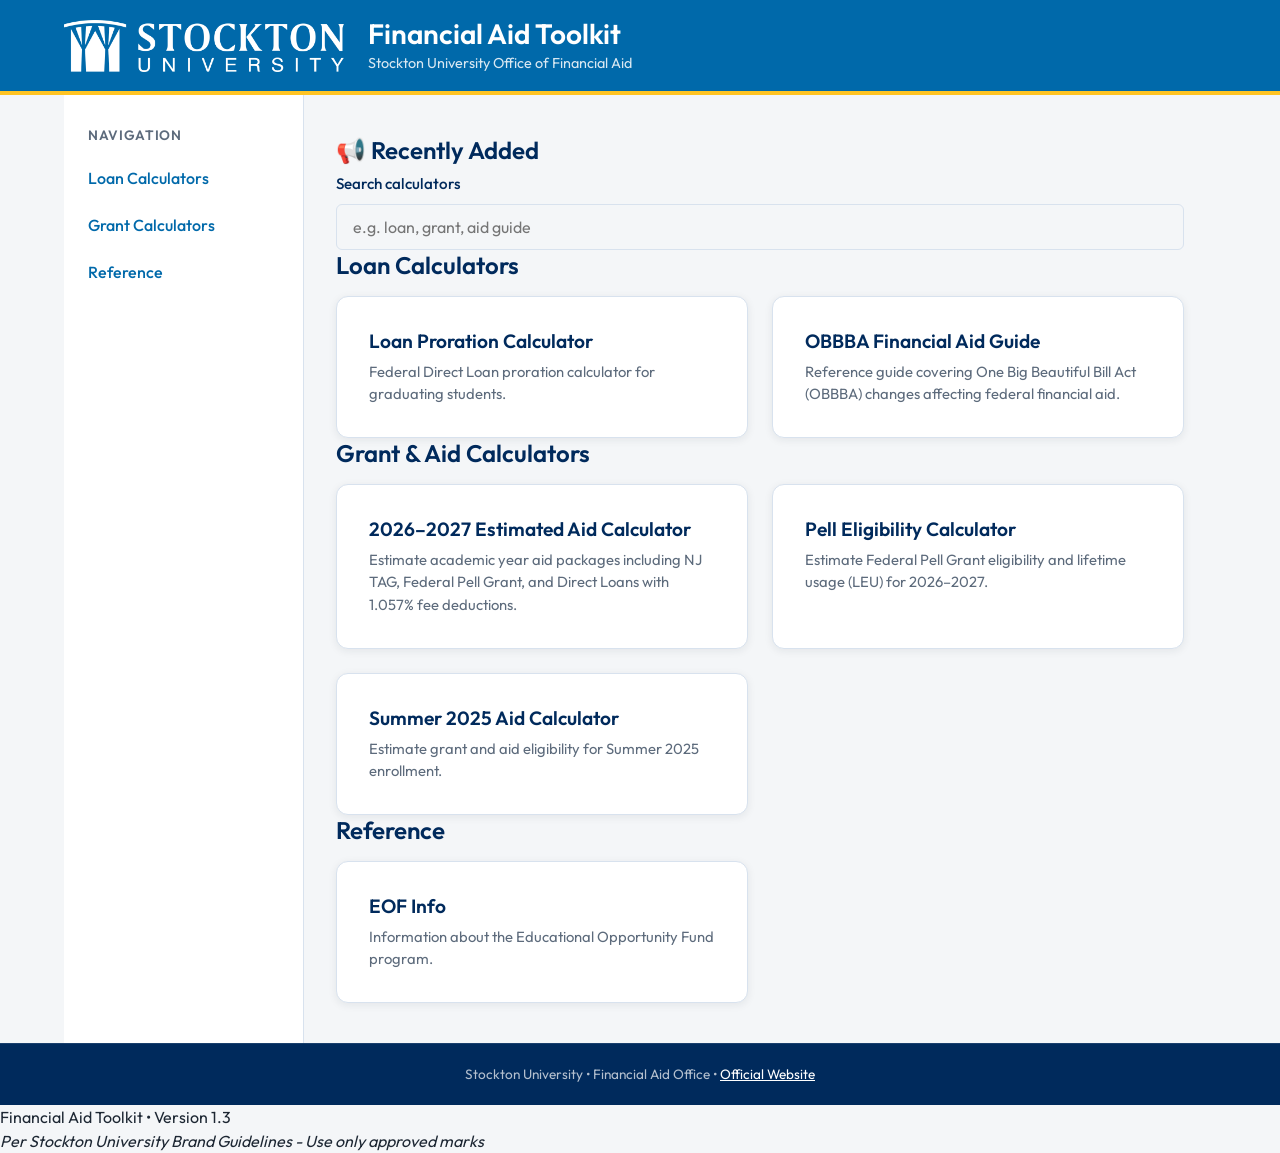
<file: index.html>
<!DOCTYPE html>
<html lang="en">
<head>
<meta charset="UTF-8">
<meta name="viewport" content="width=device-width, initial-scale=1.0">

<title>Financial Aid Toolkit | Stockton University</title>

  <link rel="stylesheet" href="css/stockton-theme.css">

</head>

<body>

<a href="#main-content" class="skip-link">Skip to main content</a>

<header>
<div class="container header-inner">
  <div class="header-brand">
    <div class="stockton-logo">
      <img src="images/stockton-logo.png" alt="Stockton University">
    </div>
    <div class="header-title">
      <h1>Financial Aid Toolkit</h1>
      <p>Stockton University Office of Financial Aid</p>
    </div>
  </div>
</div>
</header>

<div class="container main-layout">

<aside>

<nav aria-label="Toolkit sections">

<h3>Navigation</h3>

<ul>

<li><a href="#loan">Loan Calculators</a></li>

<li><a href="#grant">Grant Calculators</a></li>

<li><a href="#reference">Reference</a></li>

</ul>

</nav>

</aside>

<main id="main-content">

<div id="announcement-banner" class="announcement" role="region" aria-labelledby="announcement-heading">
<h2 id="announcement-heading">📢 Recently Added</h2>
<ul id="announcement-list"></ul>
</div>

<label class="search-label" for="search">Search calculators</label>
<input
class="search"
type="text"
id="search"
placeholder="e.g. loan, grant, aid guide"
autocomplete="off"
>

<section class="category" id="loan" aria-labelledby="loan-heading">

<h2 id="loan-heading">Loan Calculators</h2>

<div class="grid">

<a class="card tool" data-published="2026-05-15" href="calculators/loan-proration.html">

<h3>Loan Proration Calculator</h3>

<p>Federal Direct Loan proration calculator for graduating students.</p>

</a>

<a class="card tool" data-published="2026-07-06" href="calculators/obbba-financial-aid-guide.html">

<h3>OBBBA Financial Aid Guide</h3>

<p>Reference guide covering One Big Beautiful Bill Act (OBBBA) changes affecting federal financial aid.</p>

</a>

</div>

</section>

<section class="category" id="grant" aria-labelledby="grant-heading">

<h2 id="grant-heading">Grant & Aid Calculators</h2>

<div class="grid">

<a class="card tool" data-published="2026-08-24" href="calculators/estimated-aid-2026-2027.html">

<h3>2026–2027 Estimated Aid Calculator</h3>

<p>Estimate academic year aid packages including NJ TAG, Federal Pell Grant, and Direct Loans with 1.057% fee deductions.</p>

</a>

<a class="card tool" data-published="2026-07-22" href="calculators/Pell_Eligibility_Calculator.html">

<h3>Pell Eligibility Calculator</h3>

<p>Estimate Federal Pell Grant eligibility and lifetime usage (LEU) for 2026–2027.</p>

</a>

<a class="card tool" data-published="2026-07-05" href="calculators/summer-2025-aid.html">

<h3>Summer 2025 Aid Calculator</h3>

<p>Estimate grant and aid eligibility for Summer 2025 enrollment.</p>

</a>

</div>

</section>

<section class="category" id="reference" aria-labelledby="reference-heading">

<h2 id="reference-heading">Reference</h2>

<div class="grid">

<a class="card tool" data-published="2026-06-01" href="reference/eof.html">

<h3>EOF Info</h3>

<p>Information about the Educational Opportunity Fund program.</p>

</a>

</div>

</section>

<p id="no-results" class="no-results" hidden>No calculators match your search.</p>

</main>

</div>

<div class="brand-bar">
Stockton University • Financial Aid Office • <a href="https://stockton.edu/financial-aid/">Official Website</a>
</div>

<footer>

Financial Aid Toolkit • Version 1.3<br>
<em>Per Stockton University Brand Guidelines - Use only approved marks</em>

</footer>

<script>

const search=document.getElementById("search");
const noResults=document.getElementById("no-results");

function filterCards() {
  const value = search.value.toLowerCase().trim();
  let totalVisible = 0;

  document.querySelectorAll("section.category").forEach(category => {
    let categoryVisible = 0;
    const cards = category.querySelectorAll(".card.tool");

    cards.forEach(card => {
      const text = card.innerText.toLowerCase();
      const match = text.includes(value);
      card.style.display = match ? "flex" : "none";
      if (match) categoryVisible++;
    });

    category.style.display = categoryVisible > 0 ? "block" : "none";
    totalVisible += categoryVisible;
  });

  noResults.hidden = totalVisible !== 0;
}

search.addEventListener("input", filterCards);

(function(){
  const DAYS_THRESHOLD = 7; // Consider pages "new" if published within 7 days
  const banner = document.getElementById("announcement-banner");
  const list = document.getElementById("announcement-list");
  const cards = document.querySelectorAll(".card.tool");
  
  const today = new Date();
  // Reset time part to compare pure calendar dates
  today.setHours(0, 0, 0, 0);
  
  let newCount = 0;

  cards.forEach(card => {
    const publishedStr = card.getAttribute("data-published");
    if (!publishedStr) return;
    
    // Parse using local time to avoid UTC timezone shifts
    const publishDate = new Date(publishedStr + "T00:00:00");
    
    // Difference in milliseconds converted to days
    const diffTime = today - publishDate;
    const diffDays = Math.floor(diffTime / (1000 * 60 * 60 * 24));
    
    // If the page is published in the past and is within the threshold, mark it as new
    if (diffDays >= 0 && diffDays <= DAYS_THRESHOLD) {
      card.setAttribute("data-new", "true");
      
      // Dynamically add the "New" badge if it doesn't already exist
      let badge = card.querySelector(".new-badge");
      if (!badge) {
        badge = document.createElement("span");
        badge.className = "new-badge";
        badge.textContent = "New";
        card.insertBefore(badge, card.firstChild);
      }
      
      // Add to announcement banner
      const title = card.querySelector("h3")?.textContent.trim() || "New item";
      const li = document.createElement("li");
      const link = document.createElement("a");
      link.href = card.getAttribute("href");
      link.textContent = title;
      li.appendChild(link);
      list.appendChild(li);
      
      newCount++;
    } else {
      card.removeAttribute("data-new");
      const badge = card.querySelector(".new-badge");
      if (badge) badge.remove();
    }
  });

  if (newCount > 0) {
    banner.classList.add("show");
  } else {
    banner.classList.remove("show");
  }
})();

</script>

</body>
</html>
</file>
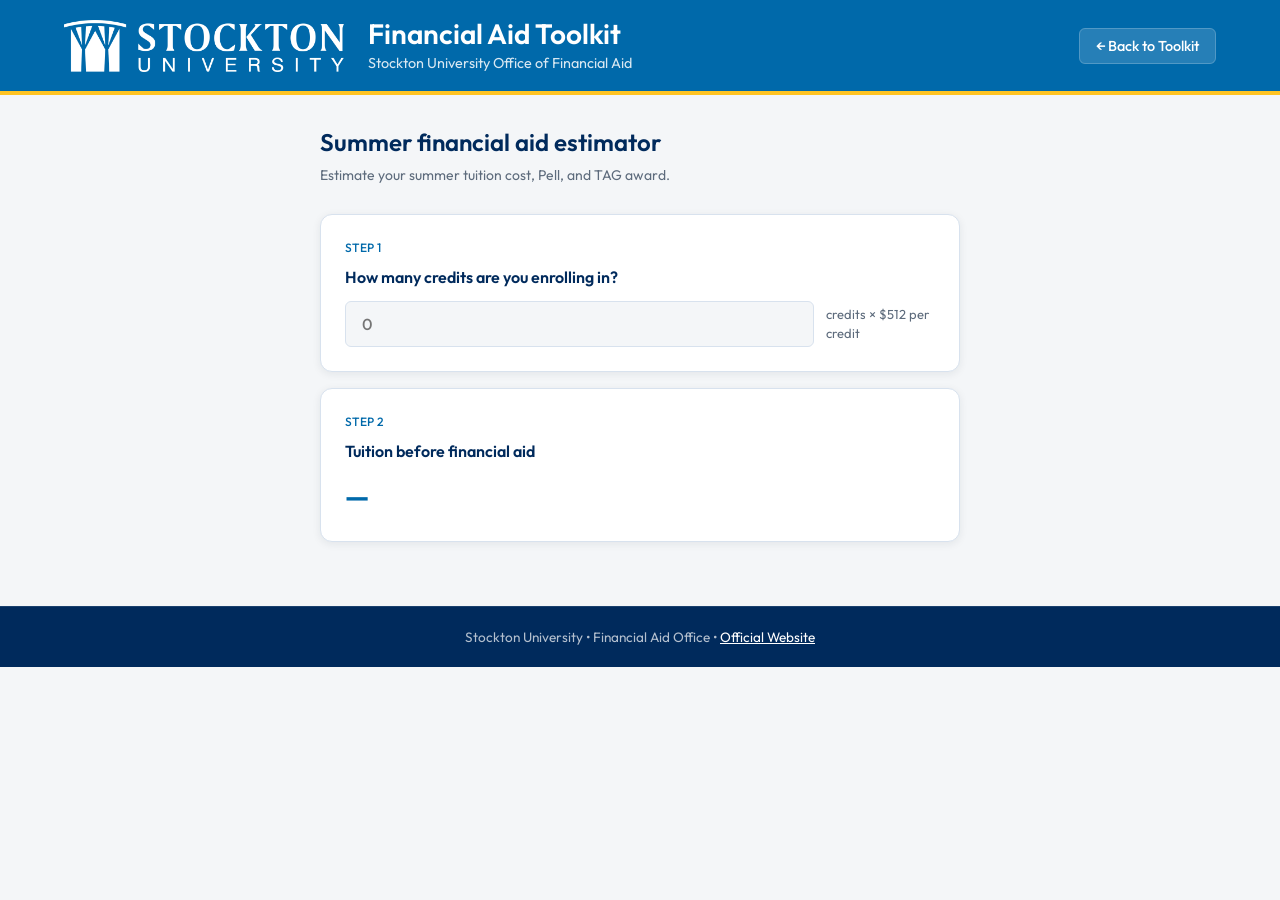
<file: calculators/summer-2025-aid.html>
<!DOCTYPE html>
<html lang="en">
<head>
<meta charset="UTF-8">
<meta name="viewport" content="width=device-width, initial-scale=1.0">
<title>Stockton University — Summer Financial Aid Estimator</title>
  <link rel="stylesheet" href="../css/stockton-theme.css">
  <script src="../js/finaid-core.js"></script>
  <style>
    .calc-wrap { width: 100%; max-width: 640px; margin: 2rem auto 4rem; }
    .step { background: #fff; border: 1px solid var(--border-color); border-radius: 12px; padding: 1.5rem; margin-bottom: 16px; box-shadow: var(--shadow-sm); }
    .step-label { font-size: 12px; font-weight: 500; color: var(--stockton-blue); letter-spacing: 0.04em; text-transform: uppercase; margin-bottom: 8px; }
    .step-title { display: block; font-size: 16px; font-weight: 600; color: var(--stockton-blue-dark); margin-bottom: 12px; cursor: pointer; }
    .sub { font-size: 14px; color: var(--text-muted); margin-bottom: 1.75rem; }
    h2 { font-size: 24px; font-weight: 600; color: var(--stockton-blue-dark); margin-top: 1rem; margin-bottom: 0.5rem; }
    
    .field-row { display: flex; align-items: center; gap: 12px; }
    .num-input { 
      width: 140px; 
      font-size: 16px; 
      font-weight: 500; 
      padding: 8px 12px; 
      border: 1px solid var(--border-color); 
      border-radius: 6px; 
      background: var(--bg-color); 
      color: var(--text-primary);
    }
    .num-input:focus { outline: none; border-color: var(--stockton-blue); box-shadow: 0 0 0 3px rgba(0, 105, 170, 0.15); }
    .num-input::-webkit-inner-spin-button, .num-input::-webkit-outer-spin-button { -webkit-appearance: none; margin: 0; }
    .num-input { -moz-appearance: textfield; }
    
    .field-note { font-size: 13px; color: var(--text-muted); }
    
    .load-badge { 
      display: inline-block; 
      font-size: 12px; 
      font-weight: 600; 
      padding: 4px 10px; 
      border-radius: 20px; 
      margin-top: 8px;
    }
    .load-ft   { background: var(--color-success-bg); color: var(--color-success); border: 1px solid rgba(18,122,58,0.15); }
    .load-tqt  { background: var(--stockton-blue-light); color: var(--stockton-blue-dark); border: 1px solid var(--border-color); }
    .load-ht   { background: var(--color-warning-bg); color: var(--color-warning); border: 1px solid rgba(138,90,0,0.15); }
    .load-none { background: var(--color-error-bg); color: var(--color-error); border: 1px solid rgba(183,28,28,0.15); }
    
    .cost-display { display: flex; align-items: baseline; gap: 8px; margin-top: 8px; }
    .cost-amount { font-size: 28px; font-weight: 700; color: var(--stockton-blue); }
    .cost-label { font-size: 13px; color: var(--text-muted); }
    
    .helper-text { font-size: 12px; color: var(--text-muted); margin-top: 6px; }
    
    .info-box { 
      margin-top: 12px; 
      padding: 12px; 
      background: var(--bg-color); 
      border-radius: 8px; 
      border: 1px solid var(--border-color);
    }
    .info-row { display: flex; justify-content: space-between; font-size: 13px; color: var(--text-muted); padding: 3px 0; }
    .info-value-green { font-size: 16px; font-weight: 600; color: var(--color-success); }
    .info-value-blue  { font-size: 16px; font-weight: 600; color: var(--stockton-blue); }
    
    .summary-card { background: var(--bg-color); border-radius: var(--radius-card); padding: 1.25rem 1.5rem; margin-top: 4px; border: 1px solid var(--border-color); }
    .summary-row { display: flex; justify-content: space-between; align-items: baseline; padding: 6px 0; font-size: 14px; }
    .summary-label { color: var(--text-muted); }
    .summary-value { font-weight: 600; color: var(--text-primary); }
    .summary-deduct-green { font-weight: 600; color: var(--color-success); }
    .summary-deduct-blue  { font-weight: 600; color: var(--stockton-blue); }
    .summary-total-row { display: flex; justify-content: space-between; align-items: baseline; padding-top: 10px; margin-top: 6px; border-top: 1px solid var(--border-color); }
    .summary-total-label { font-size: 15px; font-weight: 600; color: var(--text-primary); }
    .summary-total-value { font-size: 24px; font-weight: 700; color: var(--stockton-blue-dark); }
  </style>
</head>
<body>
  <a href="#main-content" class="skip-link">Skip to main content</a>
  
  <header>
    <div class="container header-inner">
      <div class="header-brand">
        <div class="stockton-logo">
          <img src="../images/stockton-logo.png" alt="Stockton University">
        </div>
        <div class="header-title">
          <h1>Financial Aid Toolkit</h1>
          <p>Stockton University Office of Financial Aid</p>
        </div>
      </div>
      <div class="header-nav">
        <a href="../index.html">← Back to Toolkit</a>
      </div>
    </div>
  </header>
  
  <main id="main-content" class="container">
    <div class="calc-wrap">
      <h2>Summer financial aid estimator</h2>
      <p class="sub">Estimate your summer tuition cost, Pell, and TAG award.</p>

  <div class="step">
    <div class="step-label">Step 1</div>
    <label class="step-title" for="credits">How many credits are you enrolling in?</label>
    <div class="field-row">
      <input class="num-input" type="number" inputmode="numeric" id="credits" min="1" max="18" placeholder="0" oninput="update()">
      <span class="field-note">credits × $512 per credit</span>
    </div>
    <div id="load-badge-wrap"></div>
  </div>

  <div class="step">
    <div class="step-label">Step 2</div>
    <div class="step-title">Tuition before financial aid</div>
    <div class="cost-display">
      <span class="cost-amount" id="tuition-display">—</span>
      <span class="cost-label" id="tuition-sub"></span>
    </div>
  </div>

  <div class="step" id="pell-step" style="display:none">
    <div class="step-label">Step 3</div>
    <label class="step-title" for="pell-spring">What was the student's full-time Spring Pell amount?</label>
    <div class="field-row">
      <span style="font-weight: 500; color: #666; font-size: 16px;">$</span>
      <input class="num-input" type="number" inputmode="numeric" id="pell-spring" min="0" placeholder="1650" oninput="update()">
    </div>
    <p class="helper-text">Enter the full-time (12 credit) Spring disbursement · Summer Pell = Spring amount × (summer credits ÷ 12)</p>
    <div class="info-box" id="pell-result" style="display:none"></div>
  </div>

  <div class="step" id="tag-step" style="display:none">
    <div class="step-label">Step 4</div>
    <label class="step-title" for="njei">Enter the student's NJ Expected Income (NJEI)</label>
    <div class="field-row">
      <span style="font-weight: 500; color: #666; font-size: 16px;">$</span>
      <input class="num-input" type="number" inputmode="numeric" id="njei" min="0" max="9999" placeholder="2400" oninput="update()">
    </div>
    <p class="helper-text">Found on the HESAA award notice · Must be $7,499 or under to qualify</p>
    <div class="info-box" id="tag-result" style="display:none"></div>
  </div>

  <div class="step" id="summary-step" style="display:none">
    <div class="step-label">Your estimate</div>
    <div class="summary-card">
      <div class="summary-row"><span class="summary-label">Tuition (credits × $512)</span><span class="summary-value" id="s-tuition">—</span></div>
      <div class="summary-row" id="s-pell-row" style="display:none"><span class="summary-label">Summer Pell Grant</span><span class="summary-deduct-blue" id="s-pell">—</span></div>
      <div class="summary-row" id="s-tag-row" style="display:none"><span class="summary-label">Summer TAG award</span><span class="summary-deduct-green" id="s-tag">—</span></div>
      <div class="summary-total-row">
        <span class="summary-total-label">Estimated cost to you</span>
        <span class="summary-total-value" id="s-total">—</span>
      </div>
    </div>
  </div>
</div>
  </main>

  <div class="brand-bar">
    Stockton University • Financial Aid Office • <a href="https://stockton.edu/financial-aid/">Official Website</a>
  </div>

<script>
const TAG_TABLE = (window.FinAidCore && window.FinAidCore.TAG_TABLE_SUMMER_2025) ? window.FinAidCore.TAG_TABLE_SUMMER_2025 : [
  { max: 1499, ft: 2374, tqt: 1780, ht: 1186 },
  { max: 2499, ft: 1980, tqt: 1484, ht: 990  },
  { max: 3499, ft: 1676, tqt: 1256, ht: 838  },
  { max: 4499, ft: 1388, tqt: 1040, ht: 694  },
  { max: 5499, ft: 1150, tqt: 862,  ht: 574  },
  { max: 6499, ft: 898,  tqt: 672,  ht: 448  },
  { max: 7499, ft: 654,  tqt: 490,  ht: 326  },
];

function fmt(n) { return '$' + Math.round(n).toLocaleString('en-US'); }

function getLoad(c) {
  if (c >= 12) return 'ft';
  if (c >= 9)  return 'tqt';
  if (c >= 6)  return 'ht';
  return 'none';
}

function getLoadLabel(load) {
  if (load === 'ft')  return 'Full-time (12+ credits) · TAG eligible';
  if (load === 'tqt') return 'Three-quarter time (9–11 credits) · TAG eligible';
  if (load === 'ht')  return 'Half-time (6–8 credits) · TAG eligible';
  return 'Below half-time · Not TAG eligible';
}

function getLoadClass(load) {
  return { ft: 'load-ft', tqt: 'load-tqt', ht: 'load-ht', none: 'load-none' }[load];
}

function getTAG(njei, load) {
  if (load === 'none') return null;
  const row = TAG_TABLE.find(r => njei <= r.max);
  return row ? row[load] : null;
}

function update() {
  const credits = parseInt(document.getElementById('credits').value);
  const valid = !isNaN(credits) && credits > 0;

  const loadBadgeWrap  = document.getElementById('load-badge-wrap');
  const tuitionDisplay = document.getElementById('tuition-display');
  const tuitionSub     = document.getElementById('tuition-sub');
  const pellStep       = document.getElementById('pell-step');
  const pellResult     = document.getElementById('pell-result');
  const tagStep        = document.getElementById('tag-step');
  const tagResult      = document.getElementById('tag-result');
  const summaryStep    = document.getElementById('summary-step');

  if (!valid) {
    tuitionDisplay.textContent = '—';
    tuitionSub.textContent = '';
    loadBadgeWrap.innerHTML = '';
    pellStep.style.display = 'none';
    tagStep.style.display = 'none';
    summaryStep.style.display = 'none';
    return;
  }

  const tuition = credits * 512;
  const load = getLoad(credits);

  tuitionDisplay.textContent = fmt(tuition);
  tuitionSub.textContent = credits + ' cr × $512';
  loadBadgeWrap.innerHTML = `<span class="load-badge ${getLoadClass(load)}">${getLoadLabel(load)}</span>`;

  pellStep.style.display = 'block';

  const pellSpringVal = document.getElementById('pell-spring').value;
  const pellSpring = parseFloat(pellSpringVal);
  let pellAward = 0;
  let pellValid = false;
  let prorationFactor = 0;

  if (!isNaN(pellSpring) && pellSpring > 0) {
    const prorationFactorCalc = Number((credits / 12).toFixed(2)); // Round to 2 decimal places, e.g., 4/12 = 0.33
    const prorated = pellSpring * prorationFactorCalc;
    
    // Logic: Award is capped at the Full-Time (FT) Spring amount to prevent exceeding 1.0x proration
    pellAward = Math.min(Math.round(prorated), pellSpring); 
    
    pellValid = true;
    pellResult.style.display = 'block';

    // Update helper text to reflect the cap if applicable
    const isCapped = credits > 12;
    pellResult.innerHTML = `
      <div class="info-row"><span>Spring full-time Pell</span><span>${fmt(pellSpring)}</span></div>
      <div class="info-row"><span>Enrollment factor</span><span>${credits} cr (Factor: ${(prorationFactorCalc).toFixed(2)})</span></div>
      <div class="info-row" style="margin-top:8px; padding-top:8px; border-top:0.5px solid rgba(0,0,0,0.12)">
        <span style="font-weight:500; color:#1a1a18">Summer Pell award</span>
        <span class="info-value-blue">${fmt(pellAward)}</span>
      </div>
      ${isCapped ? `<p style="font-size:12px; color:#999; margin-top:6px;">Award capped at Full-Time Spring amount (calculated prorated: ${fmt(prorated)})</p>` : `<p style="font-size:12px; color:#999; margin-top:6px;">Summer Pell calculated normally.</p>`}
    `;
  } else {
    pellResult.style.display = 'none';
  }

  let tagAward = 0;
  let tagEligible = false;

  if (load !== 'none') {
    tagStep.style.display = 'block';
    const njeiVal = document.getElementById('njei').value;
    const njei = parseInt(njeiVal);

    if (!isNaN(njei) && njei >= 0) {
      tagResult.style.display = 'block';
      const award = getTAG(njei, load);
      if (award === null) {
        tagResult.innerHTML = `<p class="ineligible-msg">NJEI above $7,499 — not eligible for TAG.</p>`;
      } else {
        const remaining = tuition - pellAward;
        const applied = Math.min(award, remaining);
        tagAward = applied;
        tagEligible = true;
        tagResult.innerHTML = `
          <div class="info-row"><span>NJEI entered</span><span>$${njei.toLocaleString()}</span></div>
          <div class="info-row"><span>Enrollment level</span><span>${load === 'ft' ? 'Full-time' : load === 'tqt' ? 'Three-quarter time' : 'Half-time'}</span></div>
          <div class="info-row" style="margin-top:8px; padding-top:8px; border-top:0.5px solid rgba(0,0,0,0.12)">
            <span style="font-weight:500; color:#1a1a18">TAG award</span>
            <span class="info-value-green">${fmt(tagAward)}</span>
          </div>
          ${tagAward < award ? `<p style="font-size:12px; color:#999; margin-top:6px;">Award capped at remaining balance after Pell (table rate: ${fmt(award)})</p>` : ''}
        `;
      }
    } else {
      tagResult.style.display = 'none';
    }
  } else {
    tagStep.style.display = 'none';
    tagResult.style.display = 'none';
  }

  const net = tuition - pellAward - tagAward;
  summaryStep.style.display = 'block';
  document.getElementById('s-tuition').textContent = fmt(tuition);

  const sPellRow = document.getElementById('s-pell-row');
  if (pellValid && pellAward > 0) {
    sPellRow.style.display = 'flex';
    document.getElementById('s-pell').textContent = '− ' + fmt(pellAward);
  } else {
    sPellRow.style.display = 'none';
  }

  const sTagRow = document.getElementById('s-tag-row');
  if (tagEligible && tagAward > 0) {
    sTagRow.style.display = 'flex';
    document.getElementById('s-tag').textContent = '− ' + fmt(tagAward);
  } else {
    sTagRow.style.display = 'none';
  }

  document.getElementById('s-total').textContent = fmt(Math.max(0, net));
}
</script>
</body>
</html>
</file>
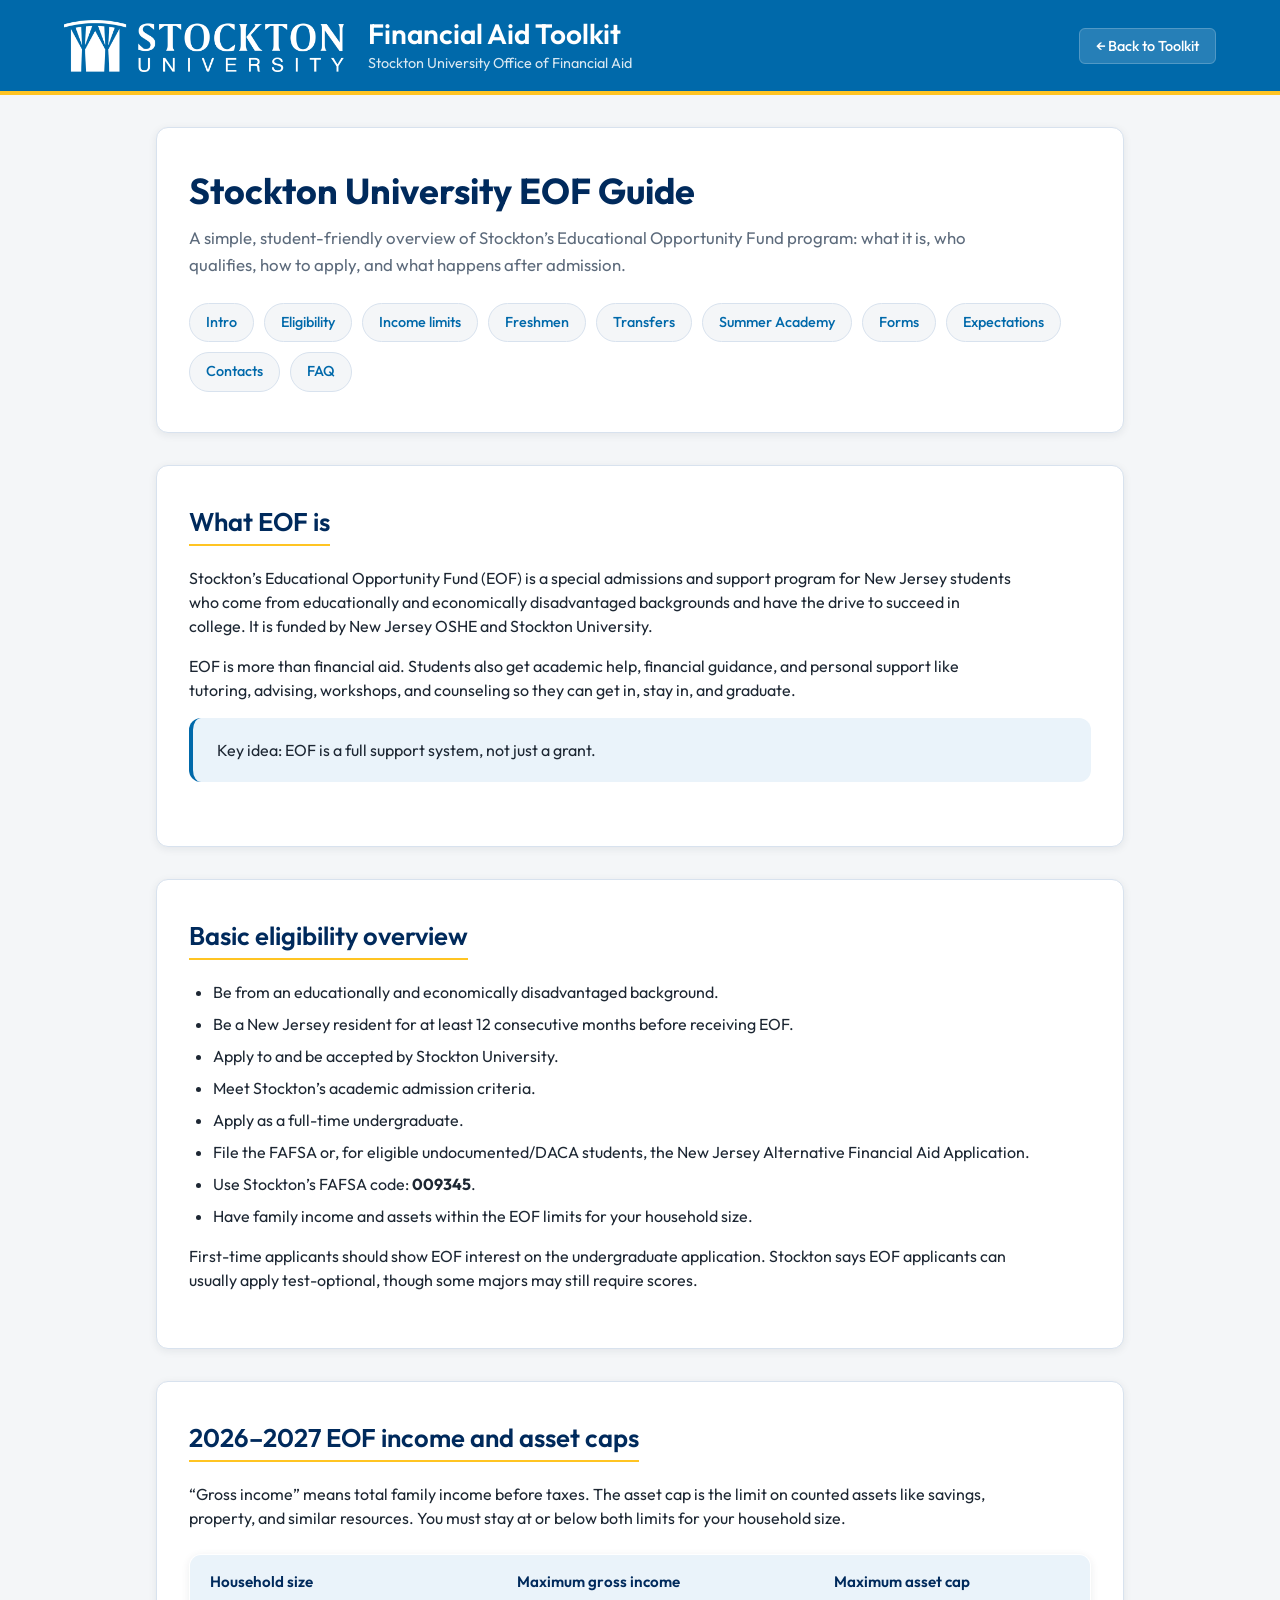
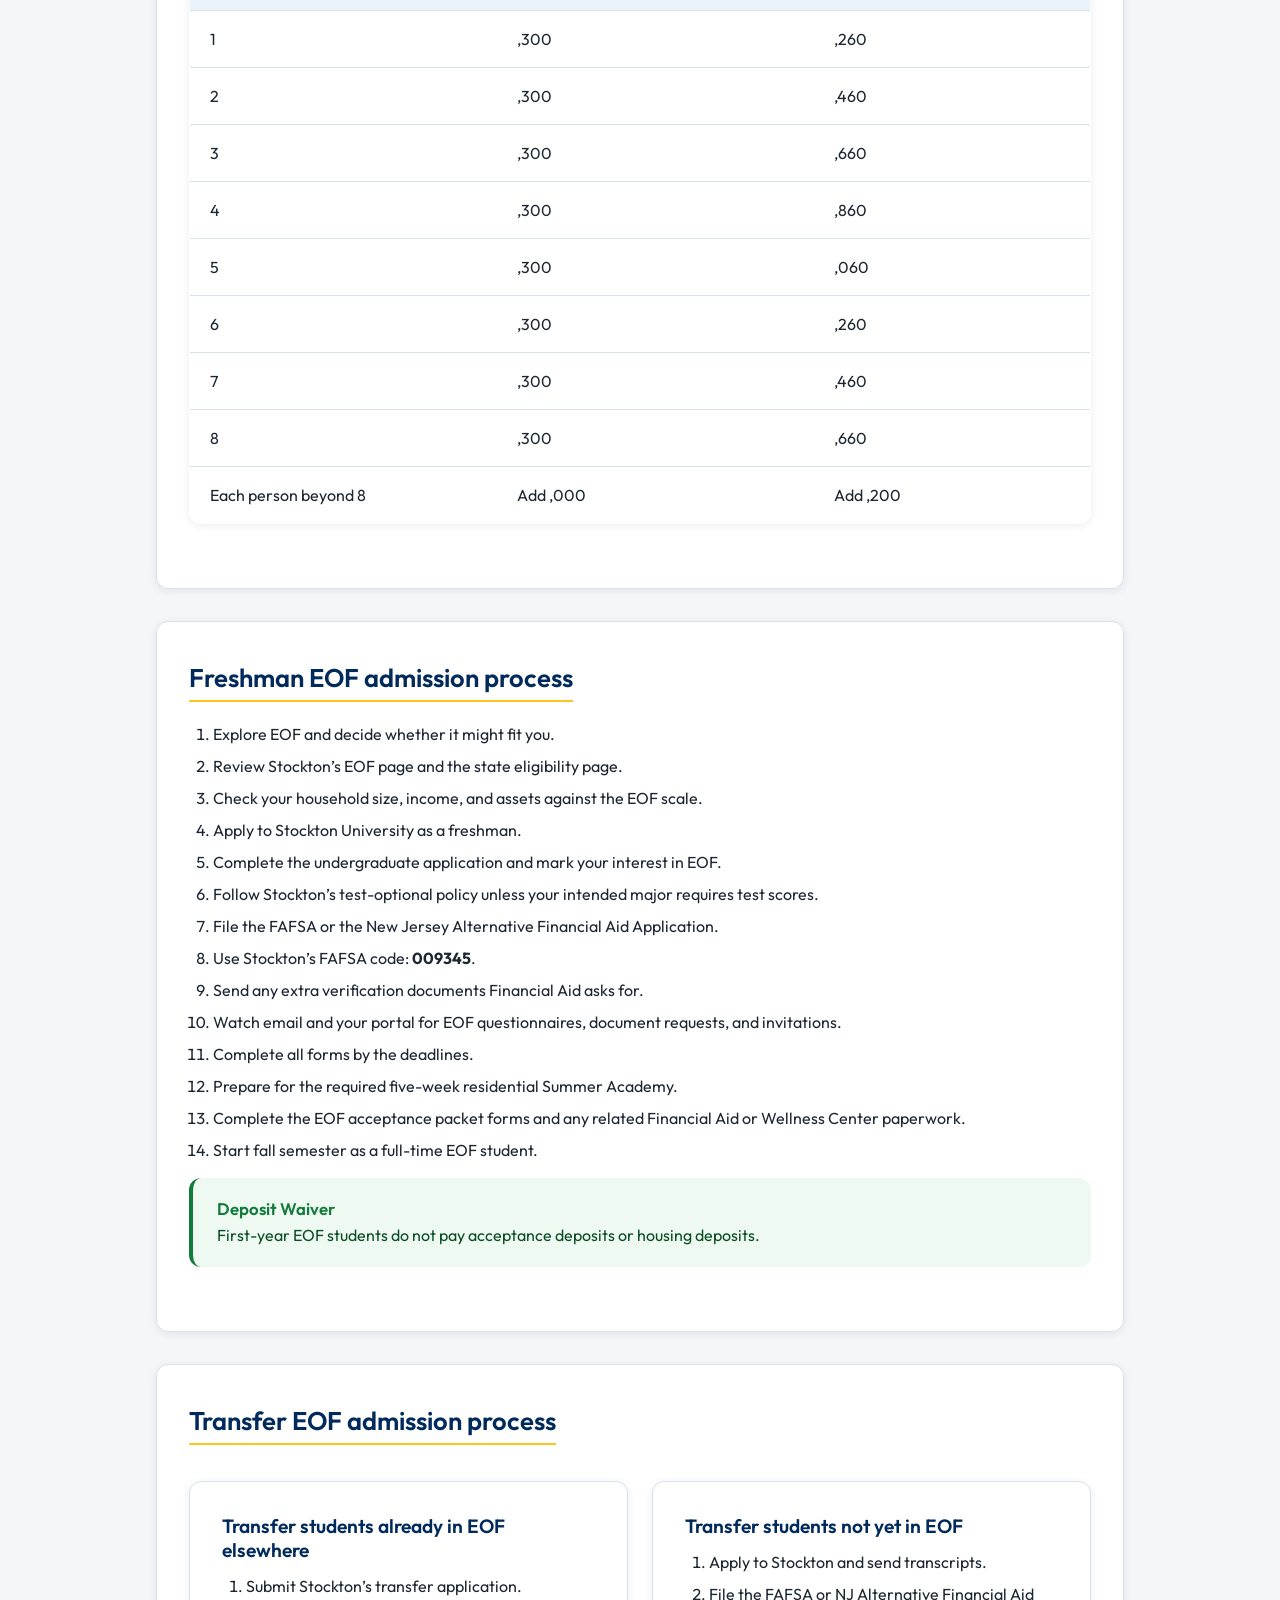
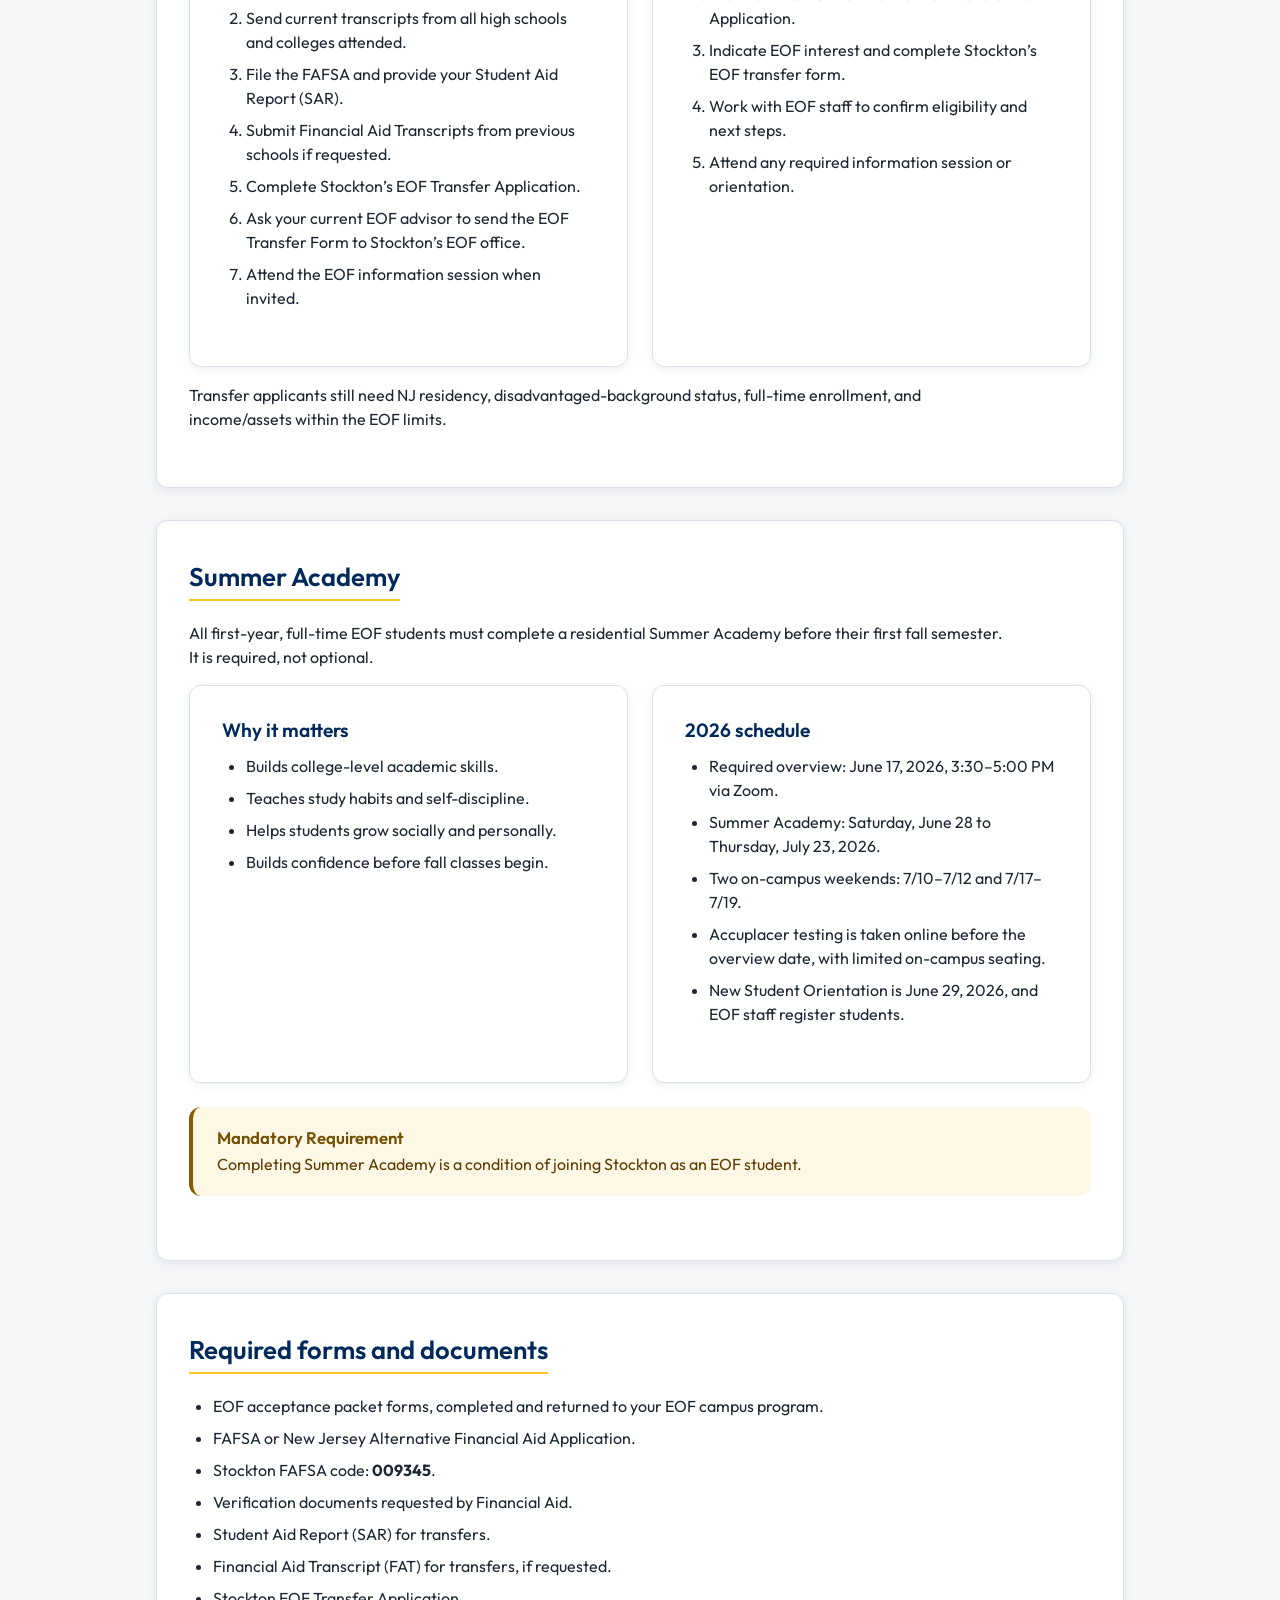
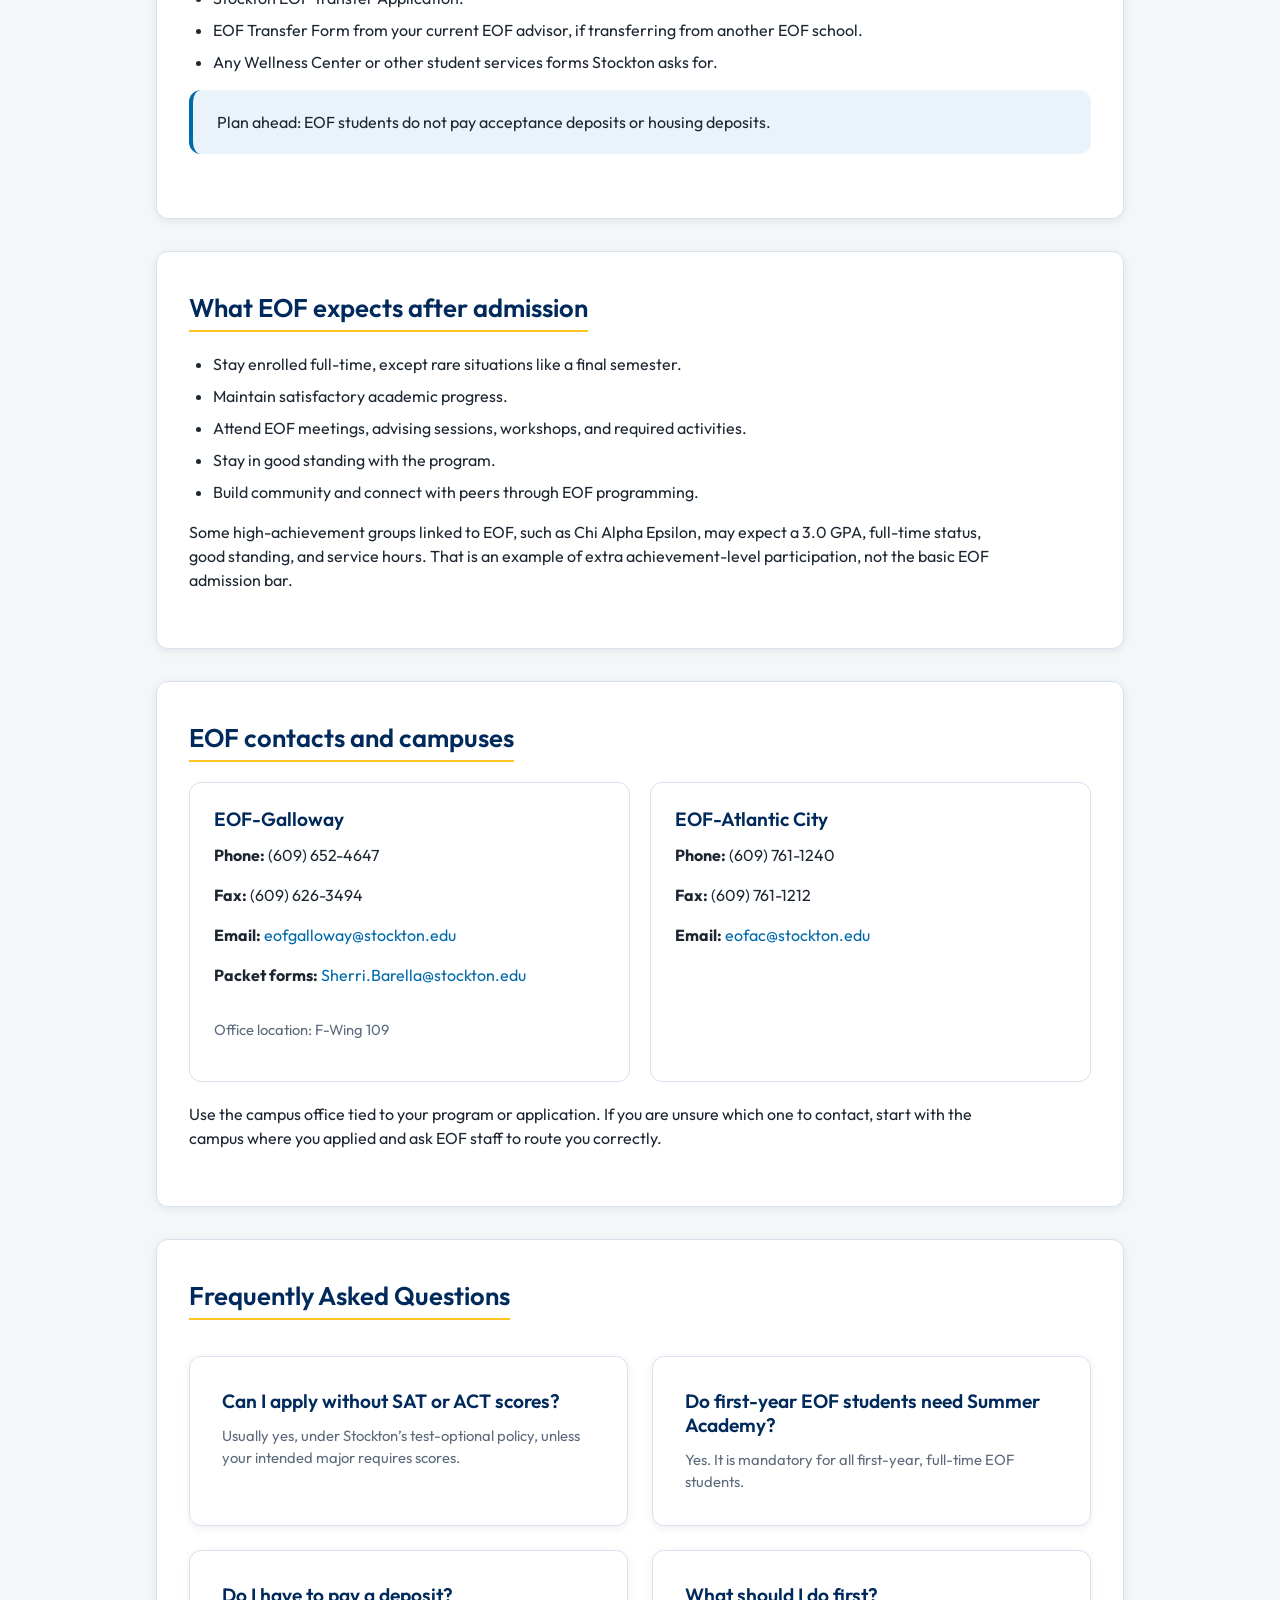
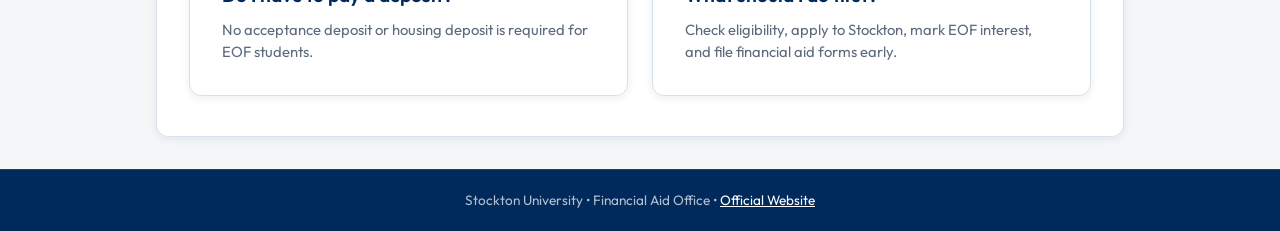
<file: reference/eof.html>
﻿<!doctype html>
<html lang="en">
<head>
  <meta charset="utf-8" />
  <meta name="viewport" content="width=device-width, initial-scale=1" />
  <title>Stockton University EOF Guide | Stockton University</title>
  <meta name="description" content="Student-friendly guide to Stockton University’s Educational Opportunity Fund program." />
  <link rel="stylesheet" href="../css/stockton-theme.css" />
  <style>
    /* Specific styling for EOF reference guide */
    .wrap { max-width: 1000px; margin: 0 auto; padding: 0 1rem; }
    
    .eof-hero {
      background: var(--card-bg);
      border: 1px solid var(--border-color);
      border-radius: var(--radius-card);
      padding: 2.5rem 2rem;
      margin-bottom: 2rem;
      box-shadow: var(--shadow-sm);
      margin-top: 2rem;
    }
    
    .eof-hero h1 {
      font-size: 2.25rem;
      color: var(--stockton-blue-dark);
      margin-bottom: 0.75rem;
      font-weight: 700;
    }
    
    .eof-hero p {
      font-size: 1.05rem;
      color: var(--text-muted);
      line-height: 1.6;
      max-width: 75ch;
      margin-bottom: 1.5rem;
    }
    
    .eof-nav {
      display: flex;
      flex-wrap: wrap;
      gap: 10px;
    }
    
    .eof-nav a {
      background: var(--bg-color);
      color: var(--stockton-blue);
      text-decoration: none;
      padding: 8px 16px;
      border-radius: 999px;
      font-size: 0.9rem;
      font-weight: 500;
      border: 1px solid var(--border-color);
      transition: all var(--transition-fast);
    }
    
    .eof-nav a:hover {
      background: var(--stockton-blue-light);
      color: var(--stockton-blue-dark);
      border-color: var(--stockton-blue);
    }
    
    main.eof-main { padding: 0; }
    
    section.eof-section {
      background: var(--card-bg);
      border: 1px solid var(--border-color);
      border-radius: var(--radius-card);
      box-shadow: var(--shadow-sm);
      padding: 2.5rem 2rem;
      margin-bottom: 2rem;
      scroll-margin-top: 2rem;
    }
    
    section.eof-section h2 {
      font-size: 1.6rem;
      color: var(--stockton-blue-dark);
      margin-bottom: 1.25rem;
      border-bottom: 2px solid var(--stockton-gold);
      display: inline-block;
      padding-bottom: 6px;
    }
    
    section.eof-section h3 {
      font-size: 1.2rem;
      color: var(--stockton-blue-dark);
      margin-bottom: 0.75rem;
    }
    
    .two { grid-template-columns: repeat(2, minmax(0, 1fr)); }
    .contacts { display: grid; grid-template-columns: repeat(auto-fit, minmax(280px, 1fr)); gap: 1.25rem; }
    .contact { border: 1px solid var(--border-color); border-radius: var(--radius-card); padding: 1.5rem; background: var(--card-bg); }
    .toplink { font-size: .92rem; margin-top: 1rem; display: inline-block; color: var(--text-muted); }
    
    ul, ol { padding-left: 24px; margin-bottom: 1rem; }
    li { margin-bottom: 0.5rem; max-width: 75ch; }

    @media (max-width: 760px) {
      .two { grid-template-columns: 1fr; }
      section.eof-section { padding: 1.5rem; }
      .eof-hero { padding: 1.5rem; }
    }
  </style>
</head>
<body>
  <a href="#main" class="skip-link">Skip to main content</a>
  
  <header>
    <div class="container header-inner">
      <div class="header-brand">
        <div class="stockton-logo">
          <img src="../images/stockton-logo.png" alt="Stockton University">
        </div>
        <div class="header-title">
          <h1>Financial Aid Toolkit</h1>
          <p>Stockton University Office of Financial Aid</p>
        </div>
      </div>
      <div class="header-nav">
        <a href="../index.html">← Back to Toolkit</a>
      </div>
    </div>
  </header>

  <div class="wrap">
    <div class="eof-hero">
      <h1>Stockton University EOF Guide</h1>
      <p>
        A simple, student-friendly overview of Stockton’s Educational Opportunity Fund program:
        what it is, who qualifies, how to apply, and what happens after admission.
      </p>
      <nav class="eof-nav" aria-label="Page sections">
        <a href="#intro">Intro</a>
        <a href="#eligibility">Eligibility</a>
        <a href="#income">Income limits</a>
        <a href="#freshmen">Freshmen</a>
        <a href="#transfers">Transfers</a>
        <a href="#summer">Summer Academy</a>
        <a href="#docs">Forms</a>
        <a href="#expectations">Expectations</a>
        <a href="#contacts">Contacts</a>
        <a href="#faq">FAQ</a>
      </nav>
    </div>

    <main id="main" class="eof-main">
      <section id="intro" class="eof-section">
        <h2>What EOF is</h2>
        <p>
          Stockton’s Educational Opportunity Fund (EOF) is a special admissions and support program for New Jersey students
          who come from educationally and economically disadvantaged backgrounds and have the drive to succeed in college.
          It is funded by New Jersey OSHE and Stockton University.
        </p>
        <p>
          EOF is more than financial aid. Students also get academic help, financial guidance, and personal support like
          tutoring, advising, workshops, and counseling so they can get in, stay in, and graduate.
        </p>
        <div class="callout">
          Key idea: EOF is a full support system, not just a grant.
        </div>
      </section>

      <section id="eligibility" class="eof-section">
        <h2>Basic eligibility overview</h2>
        <ul>
          <li>Be from an educationally and economically disadvantaged background.</li>
          <li>Be a New Jersey resident for at least 12 consecutive months before receiving EOF.</li>
          <li>Apply to and be accepted by Stockton University.</li>
          <li>Meet Stockton’s academic admission criteria.</li>
          <li>Apply as a full-time undergraduate.</li>
          <li>File the FAFSA or, for eligible undocumented/DACA students, the New Jersey Alternative Financial Aid Application.</li>
          <li>Use Stockton’s FAFSA code: <strong>009345</strong>.</li>
          <li>Have family income and assets within the EOF limits for your household size.</li>
        </ul>
        <p>
          First-time applicants should show EOF interest on the undergraduate application. Stockton says EOF applicants can usually
          apply test-optional, though some majors may still require scores.
        </p>
      </section>

      <section id="income" class="eof-section">
        <h2>2026–2027 EOF income and asset caps</h2>
        <p>
          “Gross income” means total family income before taxes. The asset cap is the limit on counted assets like savings,
          property, and similar resources. You must stay at or below both limits for your household size.
        </p>
        <table>
          <thead>
            <tr>
              <th>Household size</th>
              <th>Maximum gross income</th>
              <th>Maximum asset cap</th>
            </tr>
          </thead>
          <tbody>
            <tr><td>1</td><td>,300</td><td>,260</td></tr>
            <tr><td>2</td><td>,300</td><td>,460</td></tr>
            <tr><td>3</td><td>,300</td><td>,660</td></tr>
            <tr><td>4</td><td>,300</td><td>,860</td></tr>
            <tr><td>5</td><td>,300</td><td>,060</td></tr>
            <tr><td>6</td><td>,300</td><td>,260</td></tr>
            <tr><td>7</td><td>,300</td><td>,460</td></tr>
            <tr><td>8</td><td>,300</td><td>,660</td></tr>
            <tr>
              <td>Each person beyond 8</td>
              <td>Add ,000</td>
              <td>Add ,200</td>
            </tr>
          </tbody>
        </table>
      </section>

      <section id="freshmen" class="eof-section">
        <h2>Freshman EOF admission process</h2>
        <ol>
          <li>Explore EOF and decide whether it might fit you.</li>
          <li>Review Stockton’s EOF page and the state eligibility page.</li>
          <li>Check your household size, income, and assets against the EOF scale.</li>
          <li>Apply to Stockton University as a freshman.</li>
          <li>Complete the undergraduate application and mark your interest in EOF.</li>
          <li>Follow Stockton’s test-optional policy unless your intended major requires test scores.</li>
          <li>File the FAFSA or the New Jersey Alternative Financial Aid Application.</li>
          <li>Use Stockton’s FAFSA code: <strong>009345</strong>.</li>
          <li>Send any extra verification documents Financial Aid asks for.</li>
          <li>Watch email and your portal for EOF questionnaires, document requests, and invitations.</li>
          <li>Complete all forms by the deadlines.</li>
          <li>Prepare for the required five-week residential Summer Academy.</li>
          <li>Complete the EOF acceptance packet forms and any related Financial Aid or Wellness Center paperwork.</li>
          <li>Start fall semester as a full-time EOF student.</li>
        </ol>
        <div class="callout success">
          <h4>Deposit Waiver</h4>
          <p>First-year EOF students do not pay acceptance deposits or housing deposits.</p>
        </div>
      </section>

      <section id="transfers" class="eof-section">
        <h2>Transfer EOF admission process</h2>
        <div class="grid two">
          <div class="card">
            <h3>Transfer students already in EOF elsewhere</h3>
            <ol>
              <li>Submit Stockton’s transfer application.</li>
              <li>Send current transcripts from all high schools and colleges attended.</li>
              <li>File the FAFSA and provide your Student Aid Report (SAR).</li>
              <li>Submit Financial Aid Transcripts from previous schools if requested.</li>
              <li>Complete Stockton’s EOF Transfer Application.</li>
              <li>Ask your current EOF advisor to send the EOF Transfer Form to Stockton’s EOF office.</li>
              <li>Attend the EOF information session when invited.</li>
            </ol>
          </div>
          <div class="card">
            <h3>Transfer students not yet in EOF</h3>
            <ol>
              <li>Apply to Stockton and send transcripts.</li>
              <li>File the FAFSA or NJ Alternative Financial Aid Application.</li>
              <li>Indicate EOF interest and complete Stockton’s EOF transfer form.</li>
              <li>Work with EOF staff to confirm eligibility and next steps.</li>
              <li>Attend any required information session or orientation.</li>
            </ol>
          </div>
        </div>
        <p style="margin-top: 1rem;">
          Transfer applicants still need NJ residency, disadvantaged-background status, full-time enrollment, and income/assets within the EOF limits.
        </p>
      </section>

      <section id="summer" class="eof-section">
        <h2>Summer Academy</h2>
        <p>
          All first-year, full-time EOF students must complete a residential Summer Academy before their first fall semester.
          It is required, not optional.
        </p>
        <div class="grid two">
          <div class="card">
            <h3>Why it matters</h3>
            <ul>
              <li>Builds college-level academic skills.</li>
              <li>Teaches study habits and self-discipline.</li>
              <li>Helps students grow socially and personally.</li>
              <li>Builds confidence before fall classes begin.</li>
            </ul>
          </div>
          <div class="card">
            <h3>2026 schedule</h3>
            <ul>
              <li>Required overview: June 17, 2026, 3:30–5:00 PM via Zoom.</li>
              <li>Summer Academy: Saturday, June 28 to Thursday, July 23, 2026.</li>
              <li>Two on-campus weekends: 7/10–7/12 and 7/17–7/19.</li>
              <li>Accuplacer testing is taken online before the overview date, with limited on-campus seating.</li>
              <li>New Student Orientation is June 29, 2026, and EOF staff register students.</li>
            </ul>
          </div>
        </div>
        <div class="callout warning" style="margin-top: 1.5rem;">
          <h4>Mandatory Requirement</h4>
          <p>Completing Summer Academy is a condition of joining Stockton as an EOF student.</p>
        </div>
      </section>

      <section id="docs" class="eof-section">
        <h2>Required forms and documents</h2>
        <ul>
          <li>EOF acceptance packet forms, completed and returned to your EOF campus program.</li>
          <li>FAFSA or New Jersey Alternative Financial Aid Application.</li>
          <li>Stockton FAFSA code: <strong>009345</strong>.</li>
          <li>Verification documents requested by Financial Aid.</li>
          <li>Student Aid Report (SAR) for transfers.</li>
          <li>Financial Aid Transcript (FAT) for transfers, if requested.</li>
          <li>Stockton EOF Transfer Application.</li>
          <li>EOF Transfer Form from your current EOF advisor, if transferring from another EOF school.</li>
          <li>Any Wellness Center or other student services forms Stockton asks for.</li>
        </ul>
        <div class="callout">
          Plan ahead: EOF students do not pay acceptance deposits or housing deposits.
        </div>
      </section>

      <section id="expectations" class="eof-section">
        <h2>What EOF expects after admission</h2>
        <ul>
          <li>Stay enrolled full-time, except rare situations like a final semester.</li>
          <li>Maintain satisfactory academic progress.</li>
          <li>Attend EOF meetings, advising sessions, workshops, and required activities.</li>
          <li>Stay in good standing with the program.</li>
          <li>Build community and connect with peers through EOF programming.</li>
        </ul>
        <p>
          Some high-achievement groups linked to EOF, such as Chi Alpha Epsilon, may expect a 3.0 GPA, full-time status,
          good standing, and service hours. That is an example of extra achievement-level participation, not the basic EOF admission bar.
        </p>
      </section>

      <section id="contacts" class="eof-section">
        <h2>EOF contacts and campuses</h2>
        <div class="contacts">
          <div class="contact">
            <h3>EOF-Galloway</h3>
            <p><strong>Phone:</strong> (609) 652-4647</p>
            <p><strong>Fax:</strong> (609) 626-3494</p>
            <p><strong>Email:</strong> <a href="mailto:eofgalloway@stockton.edu">eofgalloway@stockton.edu</a></p>
            <p><strong>Packet forms:</strong> <a href="mailto:Sherri.Barella@stockton.edu">Sherri.Barella@stockton.edu</a></p>
            <p class="toplink">Office location: F-Wing 109</p>
          </div>
          <div class="contact">
            <h3>EOF-Atlantic City</h3>
            <p><strong>Phone:</strong> (609) 761-1240</p>
            <p><strong>Fax:</strong> (609) 761-1212</p>
            <p><strong>Email:</strong> <a href="mailto:eofac@stockton.edu">eofac@stockton.edu</a></p>
          </div>
        </div>
        <p style="margin-top: 1.25rem;">
          Use the campus office tied to your program or application. If you are unsure which one to contact, start with the campus
          where you applied and ask EOF staff to route you correctly.
        </p>
      </section>

      <section id="faq" class="eof-section">
        <h2>Frequently Asked Questions</h2>
        <div class="grid two">
          <div class="card">
            <h3>Can I apply without SAT or ACT scores?</h3>
            <p>Usually yes, under Stockton’s test-optional policy, unless your intended major requires scores.</p>
          </div>
          <div class="card">
            <h3>Do first-year EOF students need Summer Academy?</h3>
            <p>Yes. It is mandatory for all first-year, full-time EOF students.</p>
          </div>
          <div class="card">
            <h3>Do I have to pay a deposit?</h3>
            <p>No acceptance deposit or housing deposit is required for EOF students.</p>
          </div>
          <div class="card">
            <h3>What should I do first?</h3>
            <p>Check eligibility, apply to Stockton, mark EOF interest, and file financial aid forms early.</p>
          </div>
        </div>
      </section>
    </main>
  </div>

  <div class="brand-bar">
    Stockton University • Financial Aid Office • <a href="https://stockton.edu/financial-aid/">Official Website</a>
  </div>
</body>
</html>
</file>
<file: css/stockton-theme.css>
@import url('https://fonts.googleapis.com/css2?family=Outfit:wght@300;400;500;600;700&display=swap');

:root {
  /* Stockton University Brand Colors */
  --stockton-blue: #0069AA;
  --stockton-blue-dark: #002A5C;
  --stockton-blue-light: #EAF3FA;
  --stockton-gold: #FFC423;
  --stockton-gold-dark: #D4A117;
  
  /* Neutral Color Palette */
  --bg-color: #F4F6F8;
  --card-bg: #FFFFFF;
  --text-primary: #1D2733;
  --text-muted: #5D6B7C;
  --border-color: #D8E2EE;
  
  /* Status Colors */
  --color-success: #127A3A;
  --color-success-bg: #EDF9F1;
  --color-warning: #8A5A00;
  --color-warning-bg: #FFF7E6;
  --color-error: #B71C1C;
  --color-error-bg: #FFEBEB;

  /* Typography & Layout Tokens */
  --font-sans: 'Outfit', system-ui, -apple-system, BlinkMacSystemFont, "Segoe UI", Roboto, Arial, sans-serif;
  --font-mono: ui-monospace, SFMono-Regular, Menlo, Monaco, Consolas, monospace;
  
  /* Radii */
  --radius-btn: 6px;
  --radius-card: 12px;
  
  /* Shadows */
  --shadow-sm: 0 2px 8px rgba(29, 39, 51, 0.08);
  --shadow-md: 0 4px 16px rgba(29, 39, 51, 0.12);
  
  /* Transitions */
  --transition-fast: 0.15s ease;
  --transition-normal: 0.25s cubic-bezier(0.4, 0, 0.2, 1);
}

/* -------------------------------------------------------------
   1. RESET & BASE ELEMENTS
   ------------------------------------------------------------- */
* {
  margin: 0;
  padding: 0;
  box-sizing: border-box;
}

html {
  scroll-behavior: smooth;
}

body {
  font-family: var(--font-sans);
  background-color: var(--bg-color);
  color: var(--text-primary);
  line-height: 1.5;
  -webkit-font-smoothing: antialiased;
}

h1, h2, h3, h4, h5, h6 {
  color: var(--stockton-blue-dark);
  font-weight: 600;
  line-height: 1.25;
  margin-bottom: 0.5rem;
}

p {
  margin-bottom: 1rem;
  max-width: 75ch;
}

a {
  color: var(--stockton-blue);
  text-decoration: underline;
  text-decoration-color: transparent;
  transition: color var(--transition-fast), text-decoration-color var(--transition-fast);
}

a:hover {
  color: var(--stockton-blue-dark);
  text-decoration-color: var(--stockton-blue-dark);
}

/* Skip link */
.skip-link {
  position: absolute;
  left: -9999px;
  top: 0;
  background: var(--stockton-gold);
  color: var(--text-primary);
  padding: 12px 20px;
  font-weight: bold;
  z-index: 1000;
  border-radius: 0 0 6px 0;
  text-decoration: none;
}

.skip-link:focus {
  left: 0;
}

:focus-visible {
  outline: 3px solid var(--stockton-blue);
  outline-offset: 2px;
}

/* -------------------------------------------------------------
   2. LAYOUT & CONTAINERS
   ------------------------------------------------------------- */
.container {
  max-width: 1200px;
  margin: 0 auto;
  padding: 0 1.5rem;
}

.main-layout {
  display: grid;
  grid-template-columns: 240px 1fr;
  min-height: calc(100vh - 180px);
}

aside {
  background: var(--card-bg);
  border-right: 1px solid var(--border-color);
  padding: 2rem 1.5rem;
}

aside h3 {
  font-size: 0.85rem;
  text-transform: uppercase;
  letter-spacing: 0.05em;
  color: var(--text-muted);
  margin-bottom: 1rem;
}

aside ul {
  list-style: none;
}

aside li {
  margin-bottom: 0.75rem;
}

aside a {
  text-decoration: none;
  font-weight: 500;
  display: block;
  padding: 0.35rem 0;
}

aside a:hover {
  text-decoration: underline;
}

main {
  padding: 2.5rem 2rem;
}

/* -------------------------------------------------------------
   3. BRANDED HEADER & FOOTER
   ------------------------------------------------------------- */
header {
  background: var(--stockton-blue);
  color: #FFFFFF;
  border-bottom: 4px solid var(--stockton-gold);
  padding: 1rem 0;
}

header .header-inner {
  display: flex;
  align-items: center;
  justify-content: space-between;
}

header .header-brand {
  display: flex;
  align-items: center;
  gap: 1.5rem;
}

header .stockton-logo img {
  height: 52px;
  width: auto;
  display: block;
  filter: brightness(0) invert(1);
}

header .header-title h1 {
  font-size: 1.75rem;
  color: #FFFFFF;
  margin-bottom: 0.15rem;
  font-weight: 600;
}

header .header-title p {
  color: rgba(255, 255, 255, 0.85);
  font-size: 0.9rem;
  margin: 0;
}

header .header-nav a {
  color: #FFFFFF;
  text-decoration: none;
  background: rgba(255, 255, 255, 0.15);
  padding: 0.5rem 1rem;
  border-radius: var(--radius-btn);
  font-weight: 500;
  font-size: 0.9rem;
  border: 1px solid rgba(255, 255, 255, 0.2);
  transition: background var(--transition-fast);
}

header .header-nav a:hover {
  background: rgba(255, 255, 255, 0.25);
}

.brand-bar {
  background: var(--stockton-blue-dark);
  color: rgba(255, 255, 255, 0.7);
  text-align: center;
  padding: 1.25rem;
  font-size: 0.85rem;
  border-top: 1px solid rgba(255, 255, 255, 0.1);
}

.brand-bar a {
  color: #FFFFFF;
  text-decoration: underline;
}

/* -------------------------------------------------------------
   4. CARDS & GRIDS
   ------------------------------------------------------------- */
.grid {
  display: grid;
  grid-template-columns: repeat(auto-fill, minmax(320px, 1fr));
  gap: 1.5rem;
  margin-top: 1rem;
}

.card {
  background: var(--card-bg);
  padding: 2rem;
  border-radius: var(--radius-card);
  border: 1px solid var(--border-color);
  box-shadow: var(--shadow-sm);
  transition: transform var(--transition-normal), box-shadow var(--transition-normal), border-color var(--transition-normal);
  text-decoration: none;
  color: var(--text-primary);
  display: flex;
  flex-direction: column;
  position: relative;
}

.card:hover {
  transform: translateY(-3px);
  box-shadow: var(--shadow-md);
  border-color: var(--stockton-blue);
}

.card h3 {
  font-size: 1.2rem;
  margin-bottom: 0.5rem;
  color: var(--stockton-blue-dark);
}

.card p {
  font-size: 0.925rem;
  color: var(--text-muted);
  margin-bottom: 0;
  line-height: 1.5;
}

/* Badges */
.new-badge {
  position: absolute;
  top: 1rem;
  right: 1rem;
  background: var(--stockton-gold);
  color: var(--stockton-blue-dark);
  font-size: 0.75rem;
  font-weight: 700;
  text-transform: uppercase;
  padding: 0.2rem 0.5rem;
  border-radius: 4px;
  letter-spacing: 0.05em;
}

/* -------------------------------------------------------------
   5. FORMS, INPUTS, & INTERACTIVE ELEMENTS
   ------------------------------------------------------------- */
.form-group {
  margin-bottom: 1.5rem;
}

label {
  display: block;
  font-weight: 500;
  font-size: 0.95rem;
  color: var(--stockton-blue-dark);
  margin-bottom: 0.5rem;
}

input[type="text"],
input[type="number"],
input[type="email"],
select,
textarea {
  width: 100%;
  padding: 0.75rem 1rem;
  font-size: 1rem;
  font-family: var(--font-sans);
  border-radius: var(--radius-btn);
  border: 1px solid var(--border-color);
  background-color: var(--bg-color);
  color: var(--text-primary);
  transition: border-color var(--transition-fast), box-shadow var(--transition-fast);
}

input:focus,
select:focus,
textarea:focus {
  outline: none;
  border-color: var(--stockton-blue);
  box-shadow: 0 0 0 3px rgba(0, 105, 170, 0.15);
  background-color: var(--card-bg);
}

input[type="range"] {
  accent-color: var(--stockton-blue);
}

/* Buttons */
.btn {
  display: inline-flex;
  align-items: center;
  justify-content: center;
  font-family: var(--font-sans);
  font-size: 0.95rem;
  font-weight: 600;
  padding: 0.75rem 1.5rem;
  border-radius: var(--radius-btn);
  border: 1px solid transparent;
  cursor: pointer;
  text-decoration: none;
  transition: transform 0.1s ease, background-color var(--transition-fast), border-color var(--transition-fast), color var(--transition-fast);
}

.btn:active {
  transform: scale(0.98);
}

.btn-primary {
  background-color: var(--stockton-blue);
  color: #FFFFFF;
}

.btn-primary:hover {
  background-color: var(--stockton-blue-dark);
}

.btn-secondary {
  background-color: transparent;
  border-color: var(--stockton-blue);
  color: var(--stockton-blue);
}

.btn-secondary:hover {
  background-color: rgba(0, 105, 170, 0.05);
}

.btn-gold {
  background-color: var(--stockton-gold);
  color: var(--stockton-blue-dark);
}

.btn-gold:hover {
  background-color: var(--stockton-gold-dark);
}

/* -------------------------------------------------------------
   6. TABLES, CALLOUTS, & ALERTS
   ------------------------------------------------------------- */
table {
  width: 100%;
  border-collapse: collapse;
  margin-top: 1.5rem;
  margin-bottom: 1.5rem;
  background-color: var(--card-bg);
  border-radius: var(--radius-card);
  overflow: hidden;
  box-shadow: var(--shadow-sm);
  border: 1px solid var(--border-color);
}

th, td {
  padding: 1rem 1.25rem;
  text-align: left;
  vertical-align: middle;
  border-bottom: 1px solid var(--border-color);
}

th {
  background-color: var(--stockton-blue-light);
  color: var(--stockton-blue-dark);
  font-weight: 600;
  font-size: 0.95rem;
}

tr:last-child td {
  border-bottom: none;
}

/* Callouts / Alert Panels */
.callout {
  padding: 1.25rem 1.5rem;
  border-radius: var(--radius-card);
  border-left: 4px solid var(--stockton-blue);
  background-color: var(--stockton-blue-light);
  margin-bottom: 1.5rem;
}

.callout h4 {
  color: var(--stockton-blue-dark);
  font-size: 1.05rem;
  margin-bottom: 0.25rem;
}

.callout p:last-child {
  margin-bottom: 0;
}

.callout.warning {
  border-left-color: var(--color-warning);
  background-color: var(--color-warning-bg);
  color: #5C3D00;
}

.callout.warning h4 {
  color: #724E00;
}

.callout.success {
  border-left-color: var(--color-success);
  background-color: var(--color-success-bg);
  color: #0A4D24;
}

.callout.success h4 {
  color: var(--color-success);
}

.callout.danger {
  border-left-color: var(--color-error);
  background-color: var(--color-error-bg);
  color: #7A1010;
}

.callout.danger h4 {
  color: var(--color-error);
}

/* -------------------------------------------------------------
   7. STEP-BY-STEP PROGRESS BAR (for Calculators)
   ------------------------------------------------------------- */
.progress-bar {
  display: flex;
  justify-content: space-between;
  align-items: center;
  position: relative;
  margin-bottom: 2.5rem;
  padding: 0 1rem;
}

.progress-bar::before {
  content: '';
  position: absolute;
  top: 50%;
  left: 0;
  right: 0;
  height: 2px;
  background: var(--border-color);
  z-index: 1;
  transform: translateY(-50%);
}

.progress-step {
  display: flex;
  flex-direction: column;
  align-items: center;
  z-index: 2;
  position: relative;
}

.progress-dot {
  width: 32px;
  height: 32px;
  border-radius: 50%;
  background: var(--bg-color);
  border: 2px solid var(--border-color);
  display: flex;
  align-items: center;
  justify-content: center;
  font-weight: 600;
  font-size: 0.9rem;
  color: var(--text-muted);
  margin-bottom: 0.5rem;
  transition: all var(--transition-normal);
}

.progress-label {
  font-size: 0.8rem;
  font-weight: 500;
  color: var(--text-muted);
  text-transform: uppercase;
  letter-spacing: 0.05em;
  transition: color var(--transition-normal);
}

.progress-step.active .progress-dot {
  border-color: var(--stockton-blue);
  background: var(--stockton-blue);
  color: #FFFFFF;
  box-shadow: 0 0 0 4px rgba(0, 105, 170, 0.15);
}

.progress-step.active .progress-label {
  color: var(--stockton-blue);
  font-weight: 600;
}

.progress-step.completed .progress-dot {
  border-color: var(--stockton-blue);
  background: var(--stockton-blue-light);
  color: var(--stockton-blue);
}

.progress-step.completed .progress-label {
  color: var(--stockton-blue);
}

/* -------------------------------------------------------------
   8. RESPONSIVE DESIGN (MEDIA QUERIES)
   ------------------------------------------------------------- */
@media (max-width: 1024px) {
  .main-layout {
    grid-template-columns: 1fr;
  }

  aside {
    border-right: none;
    border-bottom: 1px solid var(--border-color);
    padding: 1.5rem;
  }

  main {
    padding: 2rem 1.5rem;
  }
}

@media (max-width: 768px) {
  header .header-inner {
    flex-direction: column;
    align-items: flex-start;
    gap: 1rem;
  }
  
  header .header-nav {
    width: 100%;
  }

  header .header-nav a {
    display: inline-block;
    width: 100%;
    text-align: center;
  }

  .grid {
    grid-template-columns: 1fr;
  }

  .progress-label {
    display: none; /* Hide step labels on small screens to prevent crowding */
  }
}

/* -------------------------------------------------------------
   9. ESTIMATOR & CALCULATOR COMPONENTS
   ------------------------------------------------------------- */
.calc-container {
  max-width: 1000px;
  margin: 2rem auto 3.5rem;
}

.calc-intro {
  margin-bottom: 2rem;
}

.calc-intro h2 {
  font-size: 1.85rem;
  color: var(--stockton-blue-dark);
  margin-bottom: 0.5rem;
}

.calc-intro p {
  color: var(--text-muted);
  font-size: 1.05rem;
  max-width: 80ch;
}

.calc-grid {
  display: grid;
  grid-template-columns: 1fr 1fr;
  gap: 1.75rem;
  align-items: start;
}

@media (max-width: 860px) {
  .calc-grid {
    grid-template-columns: 1fr;
  }
}

.calc-inputs-grid {
  display: grid;
  grid-template-columns: repeat(auto-fit, minmax(290px, 1fr));
  gap: 1.5rem;
  align-items: stretch;
  margin-bottom: 1.75rem;
}

@media (max-width: 992px) {
  .calc-inputs-grid {
    grid-template-columns: 1fr;
  }
}

.calc-card {
  background: var(--card-bg);
  border: 1px solid var(--border-color);
  border-radius: var(--radius-card);
  padding: 1.5rem 1.75rem;
  margin-bottom: 1.5rem;
  box-shadow: var(--shadow-sm);
}

.calc-card-title {
  font-size: 1.15rem;
  font-weight: 600;
  color: var(--stockton-blue-dark);
  margin-bottom: 0.35rem;
  display: flex;
  align-items: center;
  justify-content: space-between;
}

.calc-card-subtitle {
  font-size: 0.875rem;
  color: var(--text-muted);
  margin-bottom: 1.25rem;
}

.input-prefix-wrapper {
  position: relative;
  display: flex;
  align-items: center;
}

.input-prefix-symbol {
  position: absolute;
  left: 0.85rem;
  color: var(--text-muted);
  font-weight: 600;
  pointer-events: none;
  font-size: 1rem;
}

.input-with-prefix {
  padding-left: 1.85rem !important;
}

.helper-text {
  display: block;
  font-size: 0.825rem;
  color: var(--text-muted);
  margin-top: 0.35rem;
}

.helper-text.error {
  color: var(--color-error);
  font-weight: 500;
}

.helper-text.info {
  color: var(--stockton-blue);
}

.metric-grid {
  display: grid;
  grid-template-columns: repeat(auto-fit, minmax(180px, 1fr));
  gap: 1rem;
  margin-bottom: 1.5rem;
}

.metric-card {
  background: var(--card-bg);
  border: 1px solid var(--border-color);
  border-radius: var(--radius-card);
  padding: 1.25rem;
  box-shadow: var(--shadow-sm);
}

.metric-card.accent-blue {
  background: var(--stockton-blue-light);
  border-color: rgba(0, 105, 170, 0.25);
}

.metric-card.accent-gold {
  background: #FFF9E6;
  border-color: rgba(212, 161, 23, 0.35);
}

.metric-card.accent-green {
  background: var(--color-success-bg);
  border-color: rgba(18, 122, 58, 0.25);
}

.metric-label {
  font-size: 0.775rem;
  text-transform: uppercase;
  font-weight: 600;
  letter-spacing: 0.05em;
  color: var(--text-muted);
  margin-bottom: 0.35rem;
}

.metric-card.accent-blue .metric-label {
  color: var(--stockton-blue);
}

.metric-card.accent-green .metric-label {
  color: var(--color-success);
}

.metric-value {
  font-size: 1.6rem;
  font-weight: 700;
  color: var(--stockton-blue-dark);
  font-family: var(--font-mono);
  line-height: 1.2;
}

.metric-card.accent-green .metric-value {
  color: var(--color-success);
}

.metric-sub {
  font-size: 0.8rem;
  color: var(--text-muted);
  margin-top: 0.35rem;
}

.breakdown-table {
  width: 100%;
  border-collapse: collapse;
  margin: 1rem 0;
  font-size: 0.925rem;
}

.breakdown-table th {
  background-color: var(--stockton-blue-light);
  color: var(--stockton-blue-dark);
  padding: 0.75rem 1rem;
  font-weight: 600;
}

.breakdown-table td {
  padding: 0.75rem 1rem;
  border-bottom: 1px solid var(--border-color);
}

.breakdown-table .num-col {
  text-align: right;
  font-family: var(--font-mono);
}

.breakdown-table .category-header-row td {
  background-color: var(--bg-color);
  font-weight: 600;
  color: var(--stockton-blue-dark);
  font-size: 0.85rem;
  text-transform: uppercase;
  letter-spacing: 0.04em;
}

.breakdown-table .subtotal-row td {
  font-weight: 600;
  background-color: #FAFBFC;
  border-top: 1px solid var(--border-color);
}

.breakdown-table .total-row td {
  background-color: var(--stockton-blue-light);
  color: var(--stockton-blue-dark);
  font-weight: 700;
  font-size: 1.05rem;
  border-top: 2px solid var(--stockton-blue);
  border-bottom: 2px solid var(--stockton-blue);
}

.badge {
  display: inline-flex;
  align-items: center;
  font-size: 0.75rem;
  font-weight: 600;
  padding: 0.2rem 0.6rem;
  border-radius: var(--radius-btn);
  letter-spacing: 0.02em;
}

.badge-blue {
  background: var(--stockton-blue-light);
  color: var(--stockton-blue-dark);
  border: 1px solid rgba(0, 105, 170, 0.2);
}

.badge-gold {
  background: #FFF7D6;
  color: #724E00;
  border: 1px solid rgba(212, 161, 23, 0.35);
}

.badge-success {
  background: var(--color-success-bg);
  color: var(--color-success);
  border: 1px solid rgba(18, 122, 58, 0.25);
}

.badge-error {
  background: var(--color-error-bg);
  color: var(--color-error);
  border: 1px solid rgba(183, 28, 28, 0.25);
}

.badge-neutral {
  background: var(--bg-color);
  color: var(--text-muted);
  border: 1px solid var(--border-color);
}

.actions-bar {
  display: flex;
  gap: 1rem;
  align-items: center;
  justify-content: flex-end;
  margin-top: 1.5rem;
  flex-wrap: wrap;
}

@media print {
  header .header-nav,
  .brand-bar,
  .actions-bar,
  .skip-link {
    display: none !important;
  }

  body {
    background: #fff;
    color: #000;
  }

  .calc-container {
    max-width: 100%;
    margin: 0;
  }

  .calc-card, .metric-card {
    box-shadow: none;
    border: 1px solid #ccc;
    page-break-inside: avoid;
  }

  .breakdown-table {
    border: 1px solid #ccc;
  }
}
</file>
